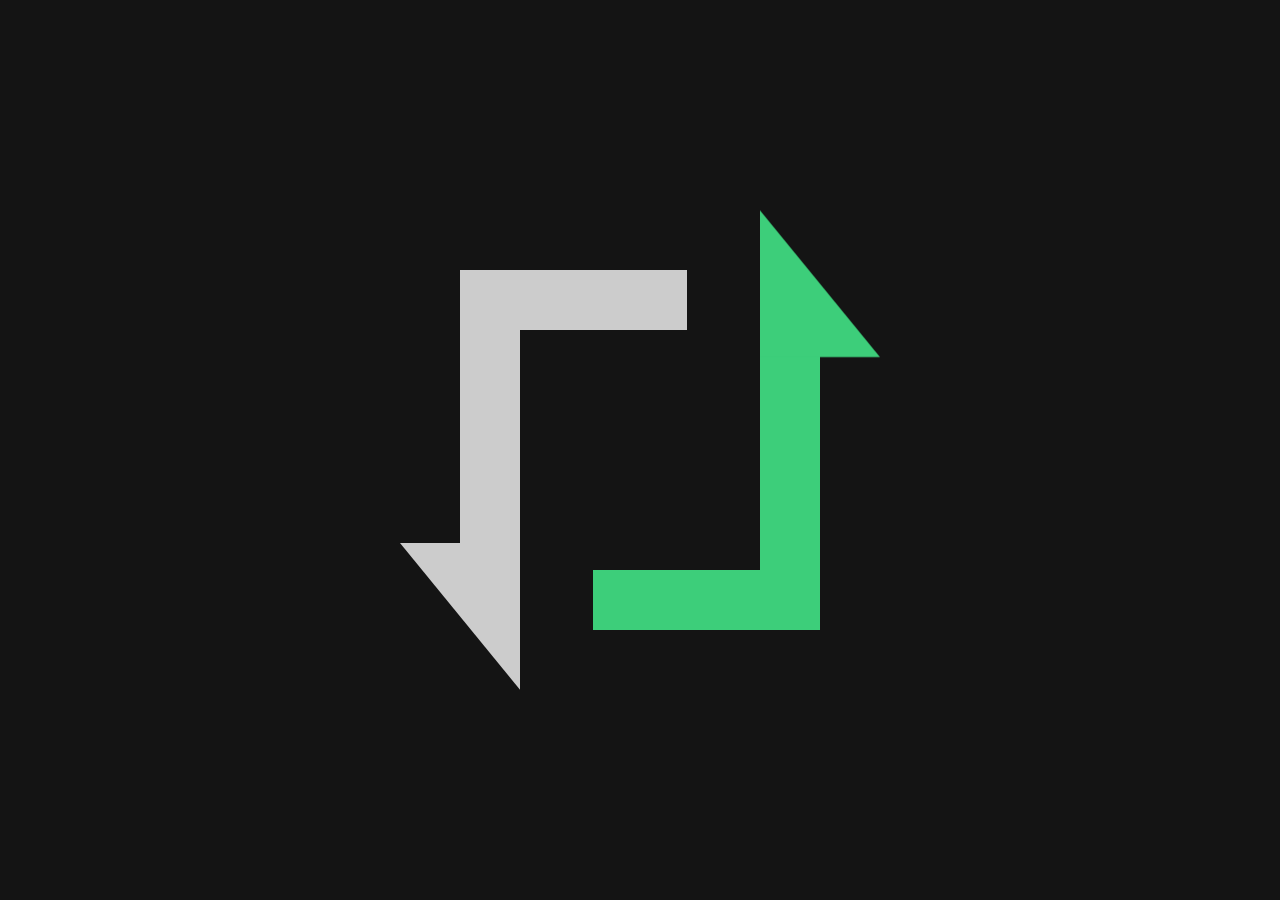
<file: runbench-site/index.html>
<!DOCTYPE html>
<html lang="en">
<head>
  <meta charset="utf-8">
  <meta name="viewport" content="width=device-width, initial-scale=1">
  <title>RUNBENCH</title>
  <link rel="icon" href="favicon.png">
  <link rel="stylesheet" href="styles.css">
  <script>
    var nav = performance.getEntriesByType("navigation")[0];
    var fromSite = false;
    try {
      if (document.referrer) fromSite = new URL(document.referrer).origin === location.origin;
    } catch (e) {}
    var replay = nav && nav.type === "reload";
    if (matchMedia("(prefers-reduced-motion: reduce)").matches || (fromSite && !replay))
      document.documentElement.classList.add("done");
    else
      document.documentElement.classList.add("run");
  </script>
</head>
<body>
  <div class="frame" aria-hidden="true"></div>
  <main class="page">
    <div class="rise">
      <img class="mark" src="icon.png" alt="" width="48" height="48">
      <div class="title">
        <h1>RUNBENCH</h1>
        <span class="version">beta · 1.1.2<span id="count" hidden></span></span>
      </div>
      <p class="summary">A desktop workbench for image and video prompts, on the tools/APIs you already use.</p>
      <p class="summary">Context-aware AI, staged iterations, agentic live ComfyUI graph writes, and automatic file ingest.</p>
      <div class="downloads">
        <a class="button" href="https://pub-0173c5462c854dfa8aa24def4989bbf0.r2.dev/RUNBENCH-1.1.2-arm64.dmg">Download for Mac</a>
        <div>
          <a class="button" href="https://pub-0173c5462c854dfa8aa24def4989bbf0.r2.dev/RUNBENCH%20Setup%201.1.2.exe">Download for Windows</a>
          <p class="note">SmartScreen may warn. Choose “More info”, then “Run anyway”. On a new Windows 11 PC, Smart App Control can block this installer until it is signed in a later build.</p>
        </div>
      </div>
      <footer>
        <a href="privacy.html">Privacy</a>
        <a href="terms.html">Terms</a>
      </footer>
    </div>
  </main>
  <div class="veil" id="veil" aria-hidden="true"></div>
  <div id="gh" class="shaft"></div>
  <div id="gv" class="shaft"></div>
  <svg id="ghead" class="head" aria-hidden="true"></svg>
  <div id="yh" class="shaft"></div>
  <div id="yv" class="shaft"></div>
  <svg id="yhead" class="head" aria-hidden="true"></svg>
  <script>
    function countReady(response) {
      var row = response && response.table && response.table.rows && response.table.rows[0];
      var cell = row && row.c && row.c[0];
      var n = cell ? Number(String(cell.v).replace(/,/g, "")) : NaN;
      if (!Number.isInteger(n) || n < 0) return;
      var count = document.getElementById("count");
      count.textContent = " · " + n + (n === 1 ? " install" : " installs");
      count.hidden = false;
    }
  </script>
  <script async src="https://docs.google.com/spreadsheets/d/1XzfQ-wyReubF66PrqsTTUqbP1rgZRAtqzdyE8RUJEmQ/gviz/tq?tqx=out:json;responseHandler:countReady&range=A1"></script>
  <script>
    var root = document.documentElement;
    var veil = document.getElementById("veil");
    var frameEl = document.querySelector(".frame");
    var rise = document.querySelector(".rise");
    var gh = document.getElementById("gh");
    var gv = document.getElementById("gv");
    var ghead = document.getElementById("ghead");
    var yh = document.getElementById("yh");
    var yv = document.getElementById("yv");
    var yhead = document.getElementById("yhead");
    var raf = 0;
    var playing = false;
    var started = 0;

    var SPEED = 2000;
    var HOLD = 0.5;
    var FADE = 0.125;

    function unit(a, b) {
      var x = b.x - a.x;
      var y = b.y - a.y;
      if (Math.abs(y) <= Math.abs(x)) return { x: x < 0 ? -1 : 1, y: 0, len: Math.abs(x) };
      return { x: 0, y: y < 0 ? -1 : 1, len: Math.abs(y) };
    }

    function leftNormal(d) {
      return { x: d.y, y: -d.x };
    }

    function metrics() {
      var dpr = window.devicePixelRatio || 1;
      var vw = innerWidth;
      var vh = innerHeight;
      var raw = Math.min(Math.min(vw, vh) * 0.52, 480);
      var barDev = Math.max(2, Math.round(raw / 8 * dpr));
      if (barDev % 2) barDev += 1;
      var bar = barDev / dpr;
      var w = bar / 2;
      var k = w / 45;
      var snap = function (v) { return Math.round(v * dpr) / dpr; };
      var pt = function (x, y) {
        return {
          x: snap((vw - bar * 8) / 2 + x * k),
          y: snap((vh - bar * 8) / 2 + y * k)
        };
      };
      return { vw: vw, vh: vh, dpr: dpr, bar: bar, w: w, k: k, snap: snap, pt: pt };
    }

    function arrowGeom(kind, m) {
      var corner;
      var p0;
      var p2;
      var head;
      var forward;
      var along = m.snap(295 * m.k);
      var across = m.snap(365 * m.k);
      var lead = m.snap(220 * m.k);
      var margin = m.bar;
      var body = along + across;
      var start = body + margin;
      var exitPast;

      if (kind === "green") {
        corner = m.pt(585, 585);
        exitPast = m.snap(corner.y + margin);
        p0 = { x: m.snap(-margin - lead - start), y: corner.y };
        p2 = { x: corner.x, y: m.snap(corner.y - (body + exitPast)) };
        head = [[-45, -220], [135, 0], [45, 0], [-45, 0]];
        forward = { x: 0, y: -1 };
      } else {
        corner = m.pt(135, 135);
        exitPast = m.snap(m.vh - corner.y + margin);
        p0 = { x: m.snap(m.vw + margin + lead + start), y: corner.y };
        p2 = { x: corner.x, y: m.snap(corner.y + body + exitPast) };
        head = [[45, 220], [-135, 0], [-45, 0], [45, 0]];
        forward = { x: 0, y: 1 };
      }

      var d1 = unit(p0, corner);
      var d2 = unit(corner, p2);
      return {
        p0: p0,
        p1: corner,
        p2: p2,
        d1: d1,
        d2: d2,
        n1: leftNormal(d1),
        n2: leftNormal(d2),
        H: d1.len,
        body: body,
        past: across,
        w: m.w,
        k: m.k,
        snap: m.snap,
        start: start,
        end: d1.len + body + exitPast,
        head: head,
        forward: forward
      };
    }

    var built = "";

    function buildHead(el, spec) {
      el.setAttribute("viewBox", "0 0 " + spec.vbW + " " + spec.vbH);
      el.setAttribute("width", spec.vbW);
      el.setAttribute("height", spec.vbH);
      el.style.width = spec.vbW + "px";
      el.style.height = spec.vbH + "px";
      el.style.transformOrigin = spec.ox + "px " + spec.oy + "px";
      el.innerHTML = "<polygon points=\"" + spec.points + "\" fill=\"" + spec.color + "\"/>";
      el._ox = spec.ox;
      el._oy = spec.oy;
    }

    function ensure(m, body) {
      var maxLen = Math.ceil(body + m.bar);
      var key = maxLen + ":" + m.bar;
      if (key === built) return;
      built = key;
      var shafts = [gh, gv, yh, yv];
      for (var i = 0; i < shafts.length; i++) {
        var el = shafts[i];
        el._max = maxLen;
        if (el === gv || el === yv) {
          el.style.width = m.bar + "px";
          el.style.height = maxLen + "px";
        } else {
          el.style.width = maxLen + "px";
          el.style.height = m.bar + "px";
        }
      }
      var w = m.w;
      var lead = 220 * m.k;
      buildHead(ghead, {
        vbW: 4 * w,
        vbH: lead,
        ox: w,
        oy: lead,
        color: "#3dce7a",
        points: "0,0 " + (4 * w) + "," + lead + " " + (2 * w) + "," + lead + " 0," + lead
      });
      buildHead(yhead, {
        vbW: 4 * w,
        vbH: lead,
        ox: 3 * w,
        oy: 0,
        color: "#cccccc",
        points: (4 * w) + "," + lead + " 0,0 " + (2 * w) + ",0 " + (4 * w) + ",0"
      });
    }

    function shaft(el, x, y, len, axis) {
      if (len < 0.5) {
        if (el._on !== false) {
          el.style.opacity = "0";
          el._on = false;
        }
        return;
      }
      if (el._on !== true) {
        el.style.opacity = "1";
        el._on = true;
      }
      var scale = len / el._max;
      var next = axis === "x"
        ? "translate3d(" + x + "px," + y + "px,0) scaleX(" + scale + ")"
        : "translate3d(" + x + "px," + y + "px,0) scaleY(" + scale + ")";
      if (el._tf === next) return;
      el._tf = next;
      el.style.transform = next;
    }

    function placeArrow(hEl, vEl, headEl, p, c, hToward, vToward, m, body) {
      var w = m.w;
      var headX = c.x + hToward * p;
      var tailX = c.x + hToward * (p - body);
      var hLen = 0;
      var hX = 0;
      if (p <= 0) {
        var endX = headX + hToward * 2;
        hX = Math.min(tailX, endX);
        hLen = Math.abs(endX - tailX);
      } else if (p < body) {
        var junction = c.x - hToward * w + hToward;
        if ((hToward > 0 && tailX < junction) || (hToward < 0 && tailX > junction)) {
          hX = Math.min(tailX, junction);
          hLen = Math.abs(junction - tailX);
        }
      }
      shaft(hEl, hX, c.y - w, hLen, "x");

      var vLen = 0;
      var vY = 0;
      if (p > 0 && p < body) {
        var headY = c.y + vToward * p + vToward * 2;
        var outerY = c.y - vToward * w;
        vY = Math.min(headY, outerY);
        vLen = Math.abs(headY - outerY);
      } else if (p >= body) {
        var top = c.y + vToward * p + vToward * 2;
        var bot = c.y + vToward * (p - body);
        vY = Math.min(top, bot);
        vLen = Math.abs(top - bot);
      }
      shaft(vEl, c.x - w, vY, vLen, "y");

      var bx = p <= 0 ? headX : c.x;
      var by = p <= 0 ? c.y : c.y + vToward * p;
      var angle = p <= 0 ? 90 : 0;
      if (headEl._on !== true) {
        headEl.style.opacity = "1";
        headEl._on = true;
      }
      var next = "translate3d(" + (bx - headEl._ox) + "px," + (by - headEl._oy) + "px,0) rotate(" + angle + "deg)";
      if (headEl._tf === next) return;
      headEl._tf = next;
      headEl.style.transform = next;
    }

    function planFor(g) {
      var v = SPEED;
      var brake = 110;
      var accelDist = 170;
      var start = g.start;
      var logo = g.H + g.past;
      var end = g.end;
      if (logo - start < accelDist + brake + 40) {
        accelDist = (logo - start) * 0.22;
        brake = (logo - start) * 0.16;
      }
      var accelTime = (2 * accelDist) / v;
      var cruiseDist = (logo - brake) - (start + accelDist);
      var cruiseTime = cruiseDist / v;
      var brakeTime = (2 * brake) / v;
      var launch = 48;
      var launchTime = (2 * launch) / v;
      var exitDist = end - (logo + launch);
      var exitTime = exitDist / v;
      var marks = [];
      var t = 0;
      marks.push({ t: t, d: start, ease: "in" });
      t += accelTime;
      marks.push({ t: t, d: start + accelDist, ease: "linear" });
      t += cruiseTime;
      marks.push({ t: t, d: logo - brake, ease: "out" });
      t += brakeTime;
      marks.push({ t: t, d: logo, ease: "linear" });
      t += HOLD;
      marks.push({ t: t, d: logo, ease: "in" });
      t += launchTime;
      marks.push({ t: t, d: logo + launch, ease: "linear" });
      t += exitTime;
      marks.push({ t: t, d: end, ease: "linear" });
      return { marks: marks, total: t };
    }

    function ease(kind, u) {
      if (kind === "in") return u * u;
      if (kind === "out") return 1 - (1 - u) * (1 - u);
      return u;
    }

    function headAt(plan, time) {
      var marks = plan.marks;
      if (time <= 0) return marks[0].d;
      if (time >= plan.total) return marks[marks.length - 1].d;
      for (var i = 1; i < marks.length; i++) {
        if (time <= marks[i].t) {
          var a = marks[i - 1];
          var b = marks[i];
          var span = b.t - a.t || 1;
          var u = ease(a.ease, (time - a.t) / span);
          return a.d + (b.d - a.d) * u;
        }
      }
      return marks[marks.length - 1].d;
    }

    function revealOf(g, headDist) {
      var straight = g.H + g.body;
      var span = g.end - straight;
      var begin = straight + span * 0.42;
      var t = (headDist - begin) / (SPEED * FADE);
      if (t <= 0) return 0;
      if (t >= 1) return 1;
      return t;
    }

    var shown = -1;
    var sceneKey = "";
    var scene = null;

    function applyReveal(u) {
      var v = Math.round(u * 1000) / 1000;
      if (v === shown) return;
      shown = v;
      veil.style.opacity = String(1 - v);
      frameEl.style.opacity = String(v);
      rise.style.opacity = String(v);
    }

    function currentScene() {
      var dpr = window.devicePixelRatio || 1;
      var key = innerWidth + "x" + innerHeight + "@" + dpr;
      if (scene && sceneKey === key) return scene;
      var m = metrics();
      var green = arrowGeom("green", m);
      var gray = arrowGeom("gray", m);
      ensure(m, green.body);
      sceneKey = key;
      scene = { m: m, green: green, gray: gray, plan: planFor(green) };
      return scene;
    }

    function drawAt(time) {
      var s = currentScene();
      var dist = headAt(s.plan, time);
      placeArrow(gh, gv, ghead, dist - s.green.H, s.m.pt(585, 585), 1, -1, s.m, s.green.body);
      placeArrow(yh, yv, yhead, dist - s.gray.H, s.m.pt(135, 135), -1, 1, s.m, s.gray.body);
      applyReveal(revealOf(s.green, dist));
      return s.plan;
    }

    function tick(now) {
      if (!playing) return;
      var plan = drawAt((now - started) / 1000);
      if ((now - started) / 1000 >= plan.total) finish();
      else raf = requestAnimationFrame(tick);
    }

    function clearReveal() {
      veil.style.opacity = "";
      frameEl.style.opacity = "";
      rise.style.opacity = "";
    }

    function finish() {
      playing = false;
      cancelAnimationFrame(raf);
      root.classList.add("done");
      clearReveal();
    }

    function play() {
      cancelAnimationFrame(raf);
      playing = true;
      root.classList.remove("done");
      root.classList.add("run");
      started = performance.now();
      shown = -1;
      drawAt(0);
      raf = requestAnimationFrame(tick);
    }

    veil.addEventListener("pointerdown", function () {
      if (!root.classList.contains("done")) finish();
    });

    window.addEventListener("keydown", function (event) {
      if (root.classList.contains("done")) return;
      if (event.key === "Escape" || event.key === "Enter" || event.key === " ") {
        if (event.key === " ") event.preventDefault();
        finish();
      }
    });

    if (root.classList.contains("run")) play();
  </script>
</body>
</html>
</file>
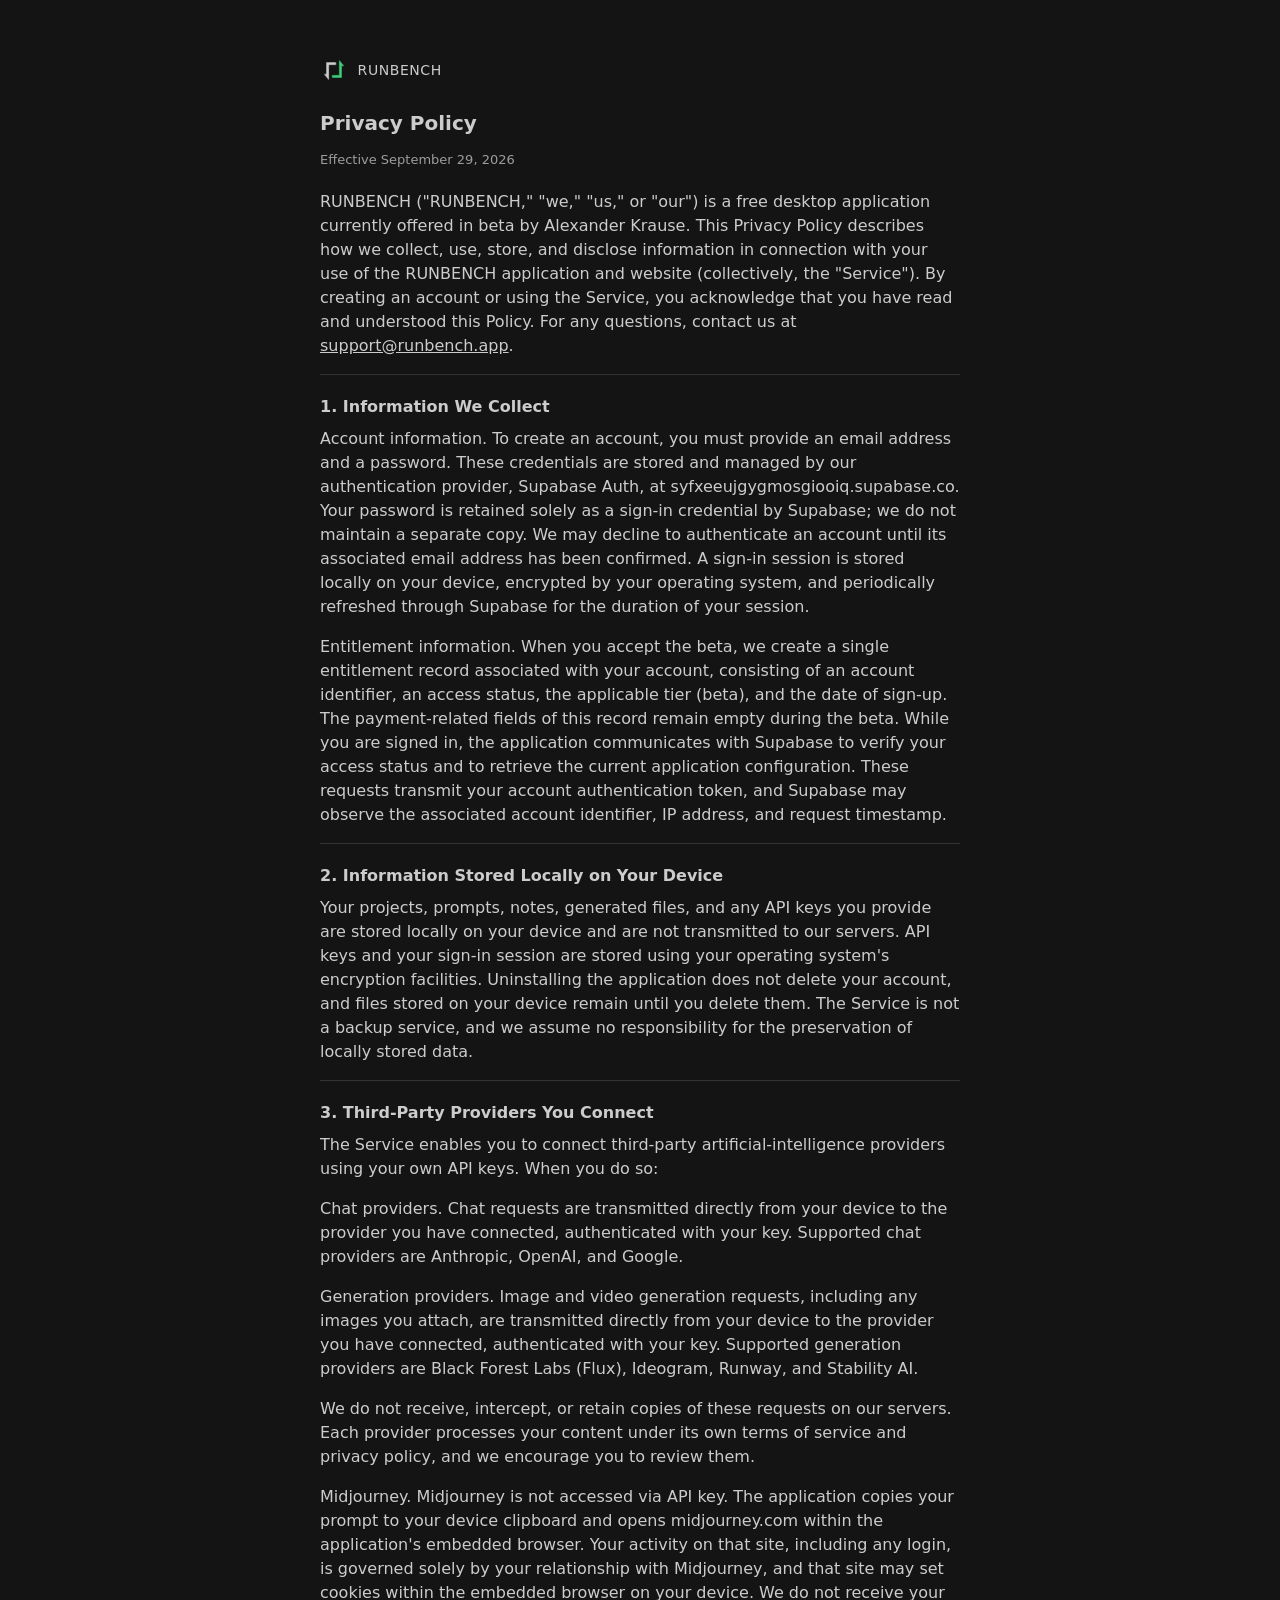
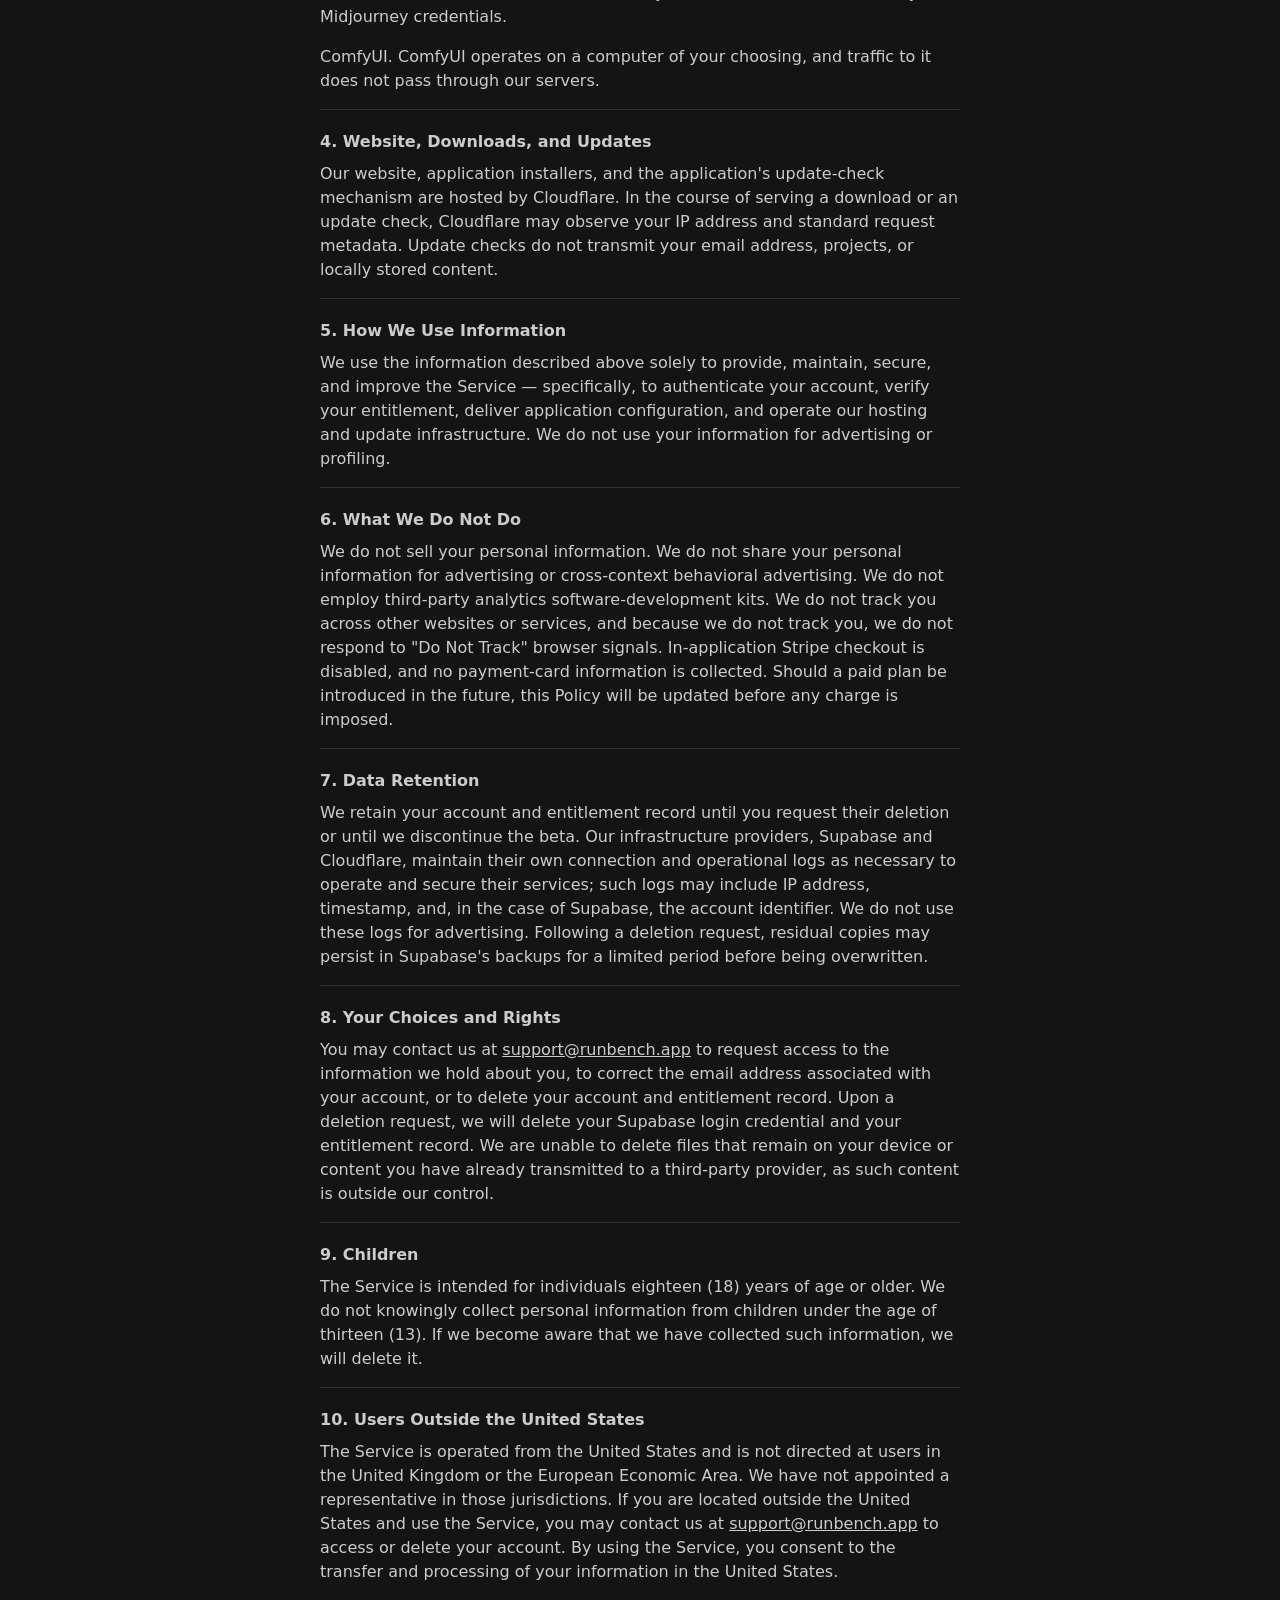
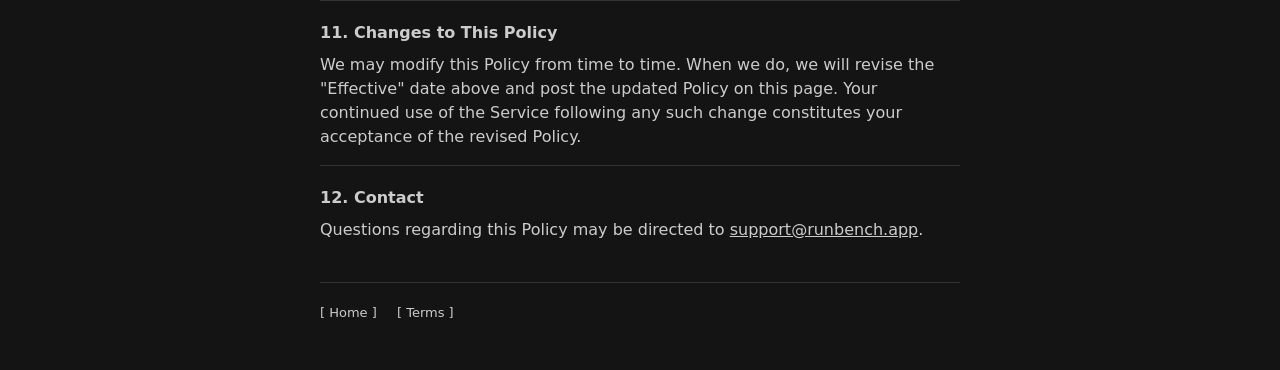
<file: runbench-site/privacy.html>
<!DOCTYPE html>
<html lang="en">
<head>
  <meta charset="utf-8">
  <meta name="viewport" content="width=device-width, initial-scale=1">
  <title>Privacy Policy — RUNBENCH</title>
  <link rel="icon" href="favicon.png">
  <link rel="stylesheet" href="styles.css">
</head>
<body>
  <main class="page doc">
    <a class="home" href="index.html">
      <img class="mark" src="icon.png" alt="" width="28" height="28">
      RUNBENCH
    </a>
    <h1>Privacy Policy</h1>
    <p class="effective">Effective September 29, 2026</p>
    <p>RUNBENCH ("RUNBENCH," "we," "us," or "our") is a free desktop application currently offered in beta by Alexander Krause. This Privacy Policy describes how we collect, use, store, and disclose information in connection with your use of the RUNBENCH application and website (collectively, the "Service"). By creating an account or using the Service, you acknowledge that you have read and understood this Policy. For any questions, contact us at <a href="mailto:support@runbench.app">support@runbench.app</a>.</p>
    <h2>1. Information We Collect</h2>
    <p>Account information. To create an account, you must provide an email address and a password. These credentials are stored and managed by our authentication provider, Supabase Auth, at syfxeeujgygmosgiooiq.supabase.co. Your password is retained solely as a sign-in credential by Supabase; we do not maintain a separate copy. We may decline to authenticate an account until its associated email address has been confirmed. A sign-in session is stored locally on your device, encrypted by your operating system, and periodically refreshed through Supabase for the duration of your session.</p>
    <p>Entitlement information. When you accept the beta, we create a single entitlement record associated with your account, consisting of an account identifier, an access status, the applicable tier (beta), and the date of sign-up. The payment-related fields of this record remain empty during the beta. While you are signed in, the application communicates with Supabase to verify your access status and to retrieve the current application configuration. These requests transmit your account authentication token, and Supabase may observe the associated account identifier, IP address, and request timestamp.</p>
    <h2>2. Information Stored Locally on Your Device</h2>
    <p>Your projects, prompts, notes, generated files, and any API keys you provide are stored locally on your device and are not transmitted to our servers. API keys and your sign-in session are stored using your operating system's encryption facilities. Uninstalling the application does not delete your account, and files stored on your device remain until you delete them. The Service is not a backup service, and we assume no responsibility for the preservation of locally stored data.</p>
    <h2>3. Third-Party Providers You Connect</h2>
    <p>The Service enables you to connect third-party artificial-intelligence providers using your own API keys. When you do so:</p>
    <p>Chat providers. Chat requests are transmitted directly from your device to the provider you have connected, authenticated with your key. Supported chat providers are Anthropic, OpenAI, and Google.</p>
    <p>Generation providers. Image and video generation requests, including any images you attach, are transmitted directly from your device to the provider you have connected, authenticated with your key. Supported generation providers are Black Forest Labs (Flux), Ideogram, Runway, and Stability AI.</p>
    <p>We do not receive, intercept, or retain copies of these requests on our servers. Each provider processes your content under its own terms of service and privacy policy, and we encourage you to review them.</p>
    <p>Midjourney. Midjourney is not accessed via API key. The application copies your prompt to your device clipboard and opens midjourney.com within the application's embedded browser. Your activity on that site, including any login, is governed solely by your relationship with Midjourney, and that site may set cookies within the embedded browser on your device. We do not receive your Midjourney credentials.</p>
    <p>ComfyUI. ComfyUI operates on a computer of your choosing, and traffic to it does not pass through our servers.</p>
    <h2>4. Website, Downloads, and Updates</h2>
    <p>Our website, application installers, and the application's update-check mechanism are hosted by Cloudflare. In the course of serving a download or an update check, Cloudflare may observe your IP address and standard request metadata. Update checks do not transmit your email address, projects, or locally stored content.</p>
    <h2>5. How We Use Information</h2>
    <p>We use the information described above solely to provide, maintain, secure, and improve the Service — specifically, to authenticate your account, verify your entitlement, deliver application configuration, and operate our hosting and update infrastructure. We do not use your information for advertising or profiling.</p>
    <h2>6. What We Do Not Do</h2>
    <p>We do not sell your personal information. We do not share your personal information for advertising or cross-context behavioral advertising. We do not employ third-party analytics software-development kits. We do not track you across other websites or services, and because we do not track you, we do not respond to "Do Not Track" browser signals. In-application Stripe checkout is disabled, and no payment-card information is collected. Should a paid plan be introduced in the future, this Policy will be updated before any charge is imposed.</p>
    <h2>7. Data Retention</h2>
    <p>We retain your account and entitlement record until you request their deletion or until we discontinue the beta. Our infrastructure providers, Supabase and Cloudflare, maintain their own connection and operational logs as necessary to operate and secure their services; such logs may include IP address, timestamp, and, in the case of Supabase, the account identifier. We do not use these logs for advertising. Following a deletion request, residual copies may persist in Supabase's backups for a limited period before being overwritten.</p>
    <h2>8. Your Choices and Rights</h2>
    <p>You may contact us at <a href="mailto:support@runbench.app">support@runbench.app</a> to request access to the information we hold about you, to correct the email address associated with your account, or to delete your account and entitlement record. Upon a deletion request, we will delete your Supabase login credential and your entitlement record. We are unable to delete files that remain on your device or content you have already transmitted to a third-party provider, as such content is outside our control.</p>
    <h2>9. Children</h2>
    <p>The Service is intended for individuals eighteen (18) years of age or older. We do not knowingly collect personal information from children under the age of thirteen (13). If we become aware that we have collected such information, we will delete it.</p>
    <h2>10. Users Outside the United States</h2>
    <p>The Service is operated from the United States and is not directed at users in the United Kingdom or the European Economic Area. We have not appointed a representative in those jurisdictions. If you are located outside the United States and use the Service, you may contact us at <a href="mailto:support@runbench.app">support@runbench.app</a> to access or delete your account. By using the Service, you consent to the transfer and processing of your information in the United States.</p>
    <h2>11. Changes to This Policy</h2>
    <p>We may modify this Policy from time to time. When we do, we will revise the "Effective" date above and post the updated Policy on this page. Your continued use of the Service following any such change constitutes your acceptance of the revised Policy.</p>
    <h2>12. Contact</h2>
    <p>Questions regarding this Policy may be directed to <a href="mailto:support@runbench.app">support@runbench.app</a>.</p>
    <footer>
      <a href="index.html">Home</a>
      <a href="terms.html">Terms</a>
    </footer>
  </main>
</body>
</html>
</file>
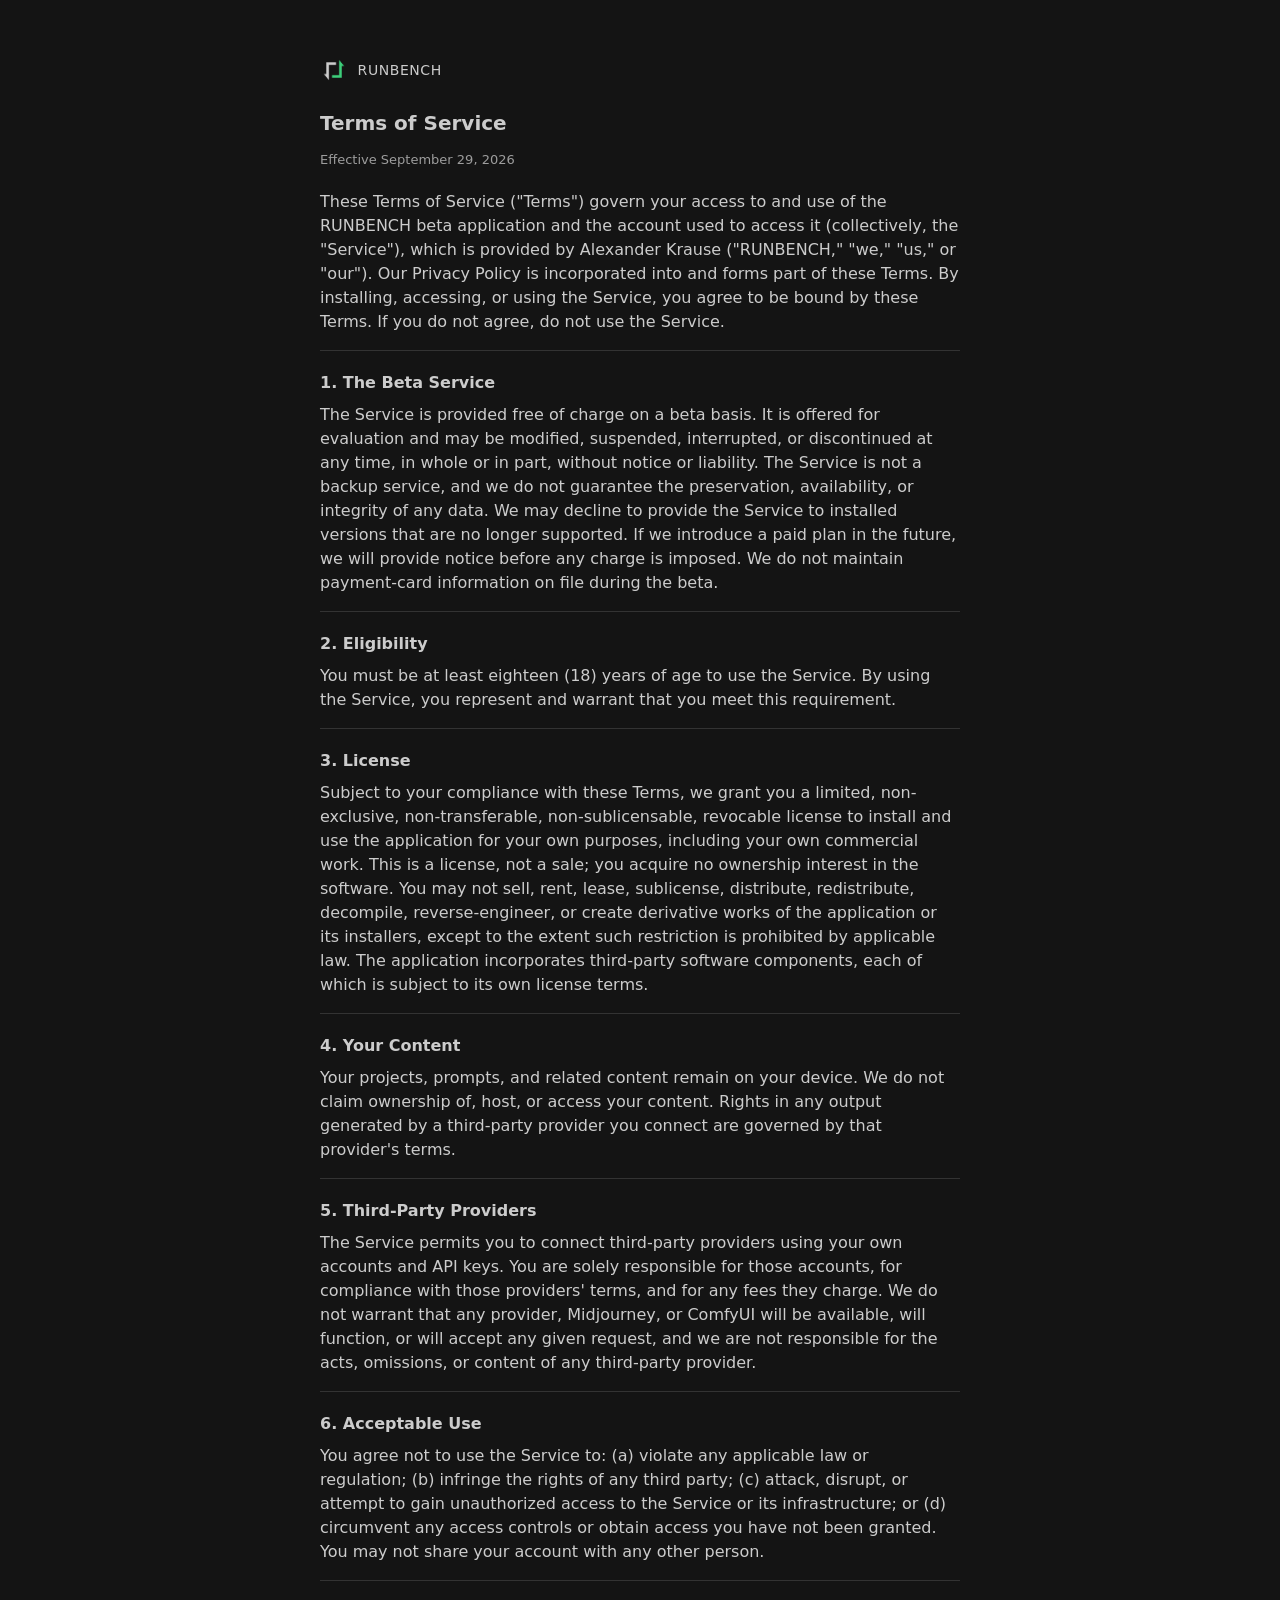
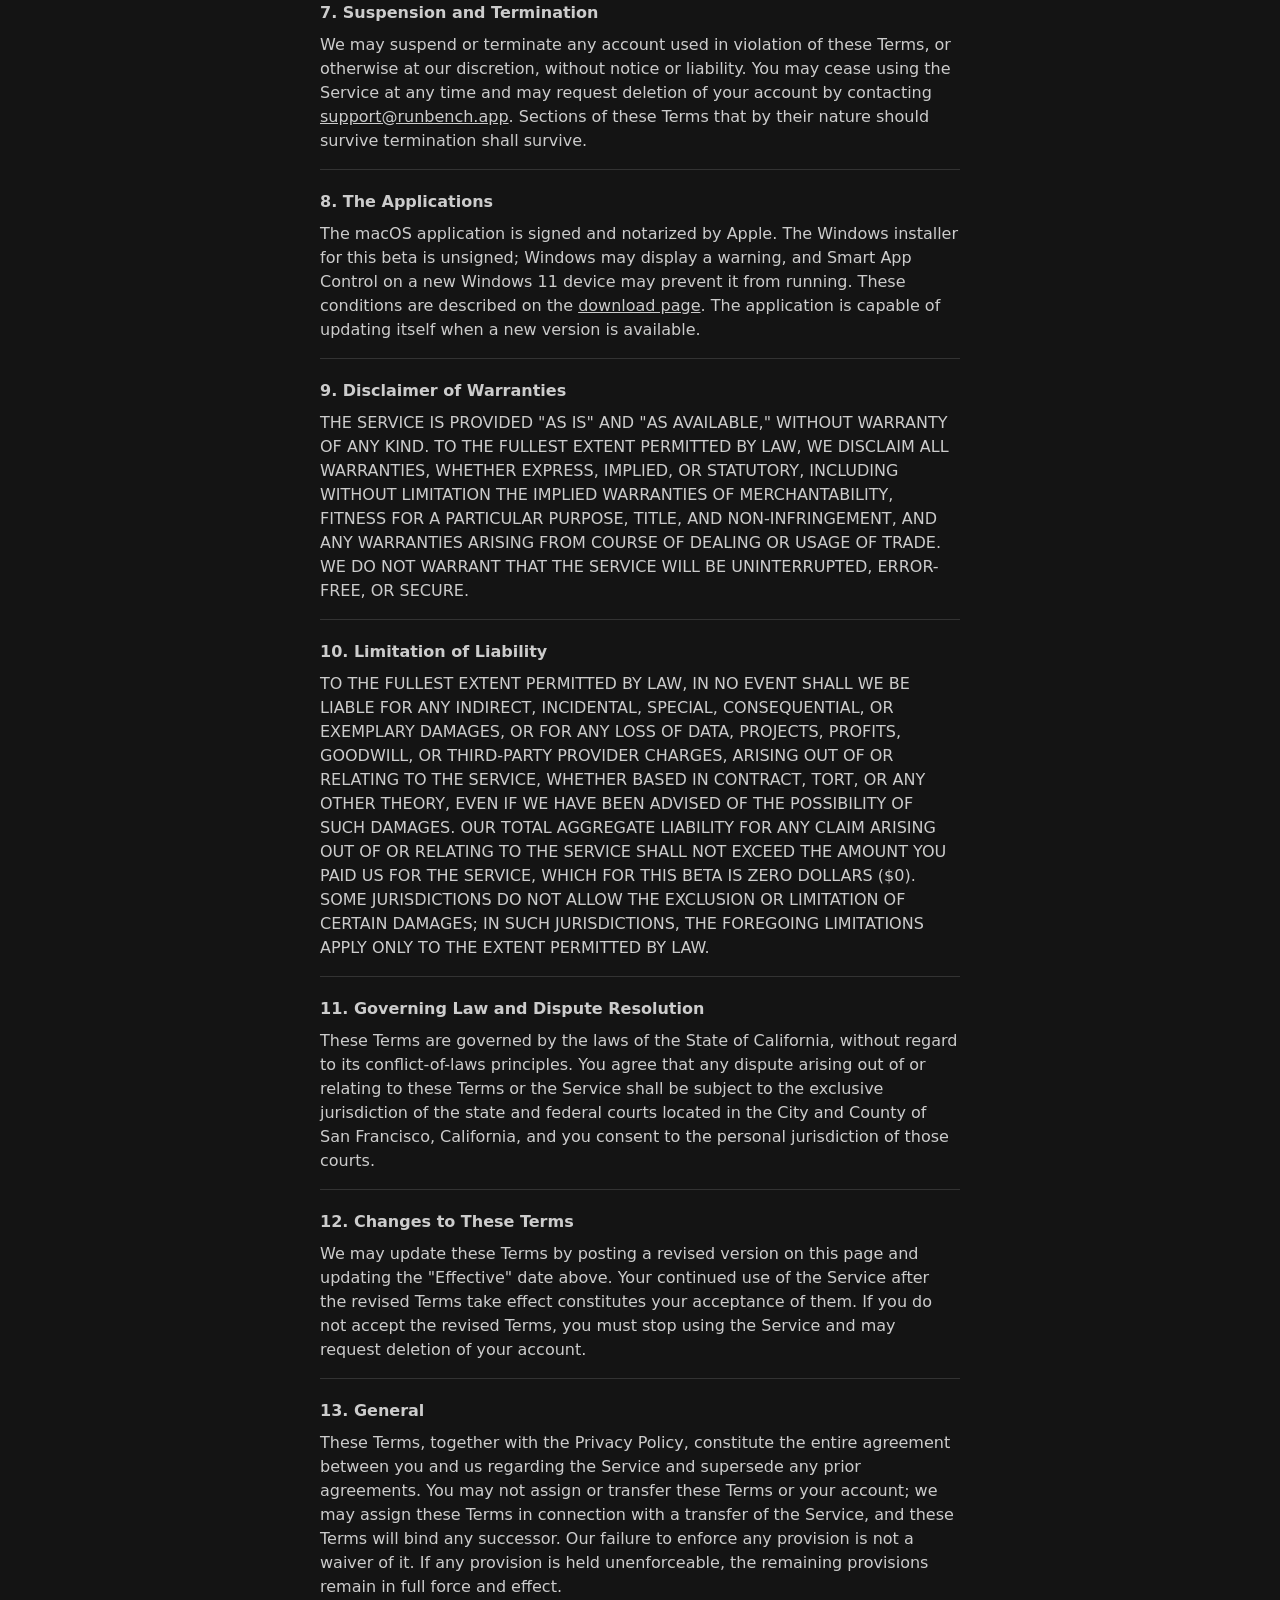
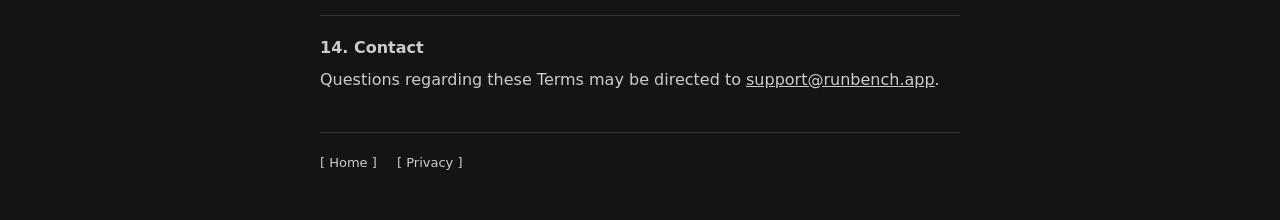
<file: runbench-site/terms.html>
<!DOCTYPE html>
<html lang="en">
<head>
  <meta charset="utf-8">
  <meta name="viewport" content="width=device-width, initial-scale=1">
  <title>Terms of Service — RUNBENCH</title>
  <link rel="icon" href="favicon.png">
  <link rel="stylesheet" href="styles.css">
</head>
<body>
  <main class="page doc">
    <a class="home" href="index.html">
      <img class="mark" src="icon.png" alt="" width="28" height="28">
      RUNBENCH
    </a>
    <h1>Terms of Service</h1>
    <p class="effective">Effective September 29, 2026</p>
    <p>These Terms of Service ("Terms") govern your access to and use of the RUNBENCH beta application and the account used to access it (collectively, the "Service"), which is provided by Alexander Krause ("RUNBENCH," "we," "us," or "our"). Our Privacy Policy is incorporated into and forms part of these Terms. By installing, accessing, or using the Service, you agree to be bound by these Terms. If you do not agree, do not use the Service.</p>
    <h2>1. The Beta Service</h2>
    <p>The Service is provided free of charge on a beta basis. It is offered for evaluation and may be modified, suspended, interrupted, or discontinued at any time, in whole or in part, without notice or liability. The Service is not a backup service, and we do not guarantee the preservation, availability, or integrity of any data. We may decline to provide the Service to installed versions that are no longer supported. If we introduce a paid plan in the future, we will provide notice before any charge is imposed. We do not maintain payment-card information on file during the beta.</p>
    <h2>2. Eligibility</h2>
    <p>You must be at least eighteen (18) years of age to use the Service. By using the Service, you represent and warrant that you meet this requirement.</p>
    <h2>3. License</h2>
    <p>Subject to your compliance with these Terms, we grant you a limited, non-exclusive, non-transferable, non-sublicensable, revocable license to install and use the application for your own purposes, including your own commercial work. This is a license, not a sale; you acquire no ownership interest in the software. You may not sell, rent, lease, sublicense, distribute, redistribute, decompile, reverse-engineer, or create derivative works of the application or its installers, except to the extent such restriction is prohibited by applicable law. The application incorporates third-party software components, each of which is subject to its own license terms.</p>
    <h2>4. Your Content</h2>
    <p>Your projects, prompts, and related content remain on your device. We do not claim ownership of, host, or access your content. Rights in any output generated by a third-party provider you connect are governed by that provider's terms.</p>
    <h2>5. Third-Party Providers</h2>
    <p>The Service permits you to connect third-party providers using your own accounts and API keys. You are solely responsible for those accounts, for compliance with those providers' terms, and for any fees they charge. We do not warrant that any provider, Midjourney, or ComfyUI will be available, will function, or will accept any given request, and we are not responsible for the acts, omissions, or content of any third-party provider.</p>
    <h2>6. Acceptable Use</h2>
    <p>You agree not to use the Service to: (a) violate any applicable law or regulation; (b) infringe the rights of any third party; (c) attack, disrupt, or attempt to gain unauthorized access to the Service or its infrastructure; or (d) circumvent any access controls or obtain access you have not been granted. You may not share your account with any other person.</p>
    <h2>7. Suspension and Termination</h2>
    <p>We may suspend or terminate any account used in violation of these Terms, or otherwise at our discretion, without notice or liability. You may cease using the Service at any time and may request deletion of your account by contacting <a href="mailto:support@runbench.app">support@runbench.app</a>. Sections of these Terms that by their nature should survive termination shall survive.</p>
    <h2>8. The Applications</h2>
    <p>The macOS application is signed and notarized by Apple. The Windows installer for this beta is unsigned; Windows may display a warning, and Smart App Control on a new Windows 11 device may prevent it from running. These conditions are described on the <a href="index.html">download page</a>. The application is capable of updating itself when a new version is available.</p>
    <h2>9. Disclaimer of Warranties</h2>
    <p>THE SERVICE IS PROVIDED "AS IS" AND "AS AVAILABLE," WITHOUT WARRANTY OF ANY KIND. TO THE FULLEST EXTENT PERMITTED BY LAW, WE DISCLAIM ALL WARRANTIES, WHETHER EXPRESS, IMPLIED, OR STATUTORY, INCLUDING WITHOUT LIMITATION THE IMPLIED WARRANTIES OF MERCHANTABILITY, FITNESS FOR A PARTICULAR PURPOSE, TITLE, AND NON-INFRINGEMENT, AND ANY WARRANTIES ARISING FROM COURSE OF DEALING OR USAGE OF TRADE. WE DO NOT WARRANT THAT THE SERVICE WILL BE UNINTERRUPTED, ERROR-FREE, OR SECURE.</p>
    <h2>10. Limitation of Liability</h2>
    <p>TO THE FULLEST EXTENT PERMITTED BY LAW, IN NO EVENT SHALL WE BE LIABLE FOR ANY INDIRECT, INCIDENTAL, SPECIAL, CONSEQUENTIAL, OR EXEMPLARY DAMAGES, OR FOR ANY LOSS OF DATA, PROJECTS, PROFITS, GOODWILL, OR THIRD-PARTY PROVIDER CHARGES, ARISING OUT OF OR RELATING TO THE SERVICE, WHETHER BASED IN CONTRACT, TORT, OR ANY OTHER THEORY, EVEN IF WE HAVE BEEN ADVISED OF THE POSSIBILITY OF SUCH DAMAGES. OUR TOTAL AGGREGATE LIABILITY FOR ANY CLAIM ARISING OUT OF OR RELATING TO THE SERVICE SHALL NOT EXCEED THE AMOUNT YOU PAID US FOR THE SERVICE, WHICH FOR THIS BETA IS ZERO DOLLARS ($0). SOME JURISDICTIONS DO NOT ALLOW THE EXCLUSION OR LIMITATION OF CERTAIN DAMAGES; IN SUCH JURISDICTIONS, THE FOREGOING LIMITATIONS APPLY ONLY TO THE EXTENT PERMITTED BY LAW.</p>
    <h2>11. Governing Law and Dispute Resolution</h2>
    <p>These Terms are governed by the laws of the State of California, without regard to its conflict-of-laws principles. You agree that any dispute arising out of or relating to these Terms or the Service shall be subject to the exclusive jurisdiction of the state and federal courts located in the City and County of San Francisco, California, and you consent to the personal jurisdiction of those courts.</p>
    <h2>12. Changes to These Terms</h2>
    <p>We may update these Terms by posting a revised version on this page and updating the "Effective" date above. Your continued use of the Service after the revised Terms take effect constitutes your acceptance of them. If you do not accept the revised Terms, you must stop using the Service and may request deletion of your account.</p>
    <h2>13. General</h2>
    <p>These Terms, together with the Privacy Policy, constitute the entire agreement between you and us regarding the Service and supersede any prior agreements. You may not assign or transfer these Terms or your account; we may assign these Terms in connection with a transfer of the Service, and these Terms will bind any successor. Our failure to enforce any provision is not a waiver of it. If any provision is held unenforceable, the remaining provisions remain in full force and effect.</p>
    <h2>14. Contact</h2>
    <p>Questions regarding these Terms may be directed to <a href="mailto:support@runbench.app">support@runbench.app</a>.</p>
    <footer>
      <a href="index.html">Home</a>
      <a href="privacy.html">Privacy</a>
    </footer>
  </main>
</body>
</html>
</file>
<file: runbench-site/styles.css>
:root {
  color-scheme: dark;
  background: #141414;
  color: #cccccc;
}

* {
  box-sizing: border-box;
}

body {
  margin: 0;
  background: #141414;
  color: #cccccc;
  font: 16px/1.5 ui-sans-serif, system-ui, -apple-system, "Segoe UI", sans-serif;
}

a:focus-visible {
  outline: 1px solid #A9F6BE;
  outline-offset: 2px;
}

body:has(.page:not(.doc))::before {
  content: "";
  position: fixed;
  z-index: 2;
  inset: clamp(0.85rem, 2.2vw, 1.35rem);
  pointer-events: none;
  background:
    linear-gradient(#333333, #333333) left top / clamp(2.25rem, 7vw, 4.5rem) 1px no-repeat,
    linear-gradient(#333333, #333333) left top / 1px clamp(2.25rem, 7vw, 4.5rem) no-repeat,
    linear-gradient(#333333, #333333) right top / clamp(2.25rem, 7vw, 4.5rem) 1px no-repeat,
    linear-gradient(#333333, #333333) right top / 1px clamp(2.25rem, 7vw, 4.5rem) no-repeat,
    linear-gradient(#333333, #333333) left bottom / clamp(2.25rem, 7vw, 4.5rem) 1px no-repeat,
    linear-gradient(#333333, #333333) left bottom / 1px clamp(2.25rem, 7vw, 4.5rem) no-repeat,
    linear-gradient(#333333, #333333) right bottom / clamp(2.25rem, 7vw, 4.5rem) 1px no-repeat,
    linear-gradient(#333333, #333333) right bottom / 1px clamp(2.25rem, 7vw, 4.5rem) no-repeat;
}

.page {
  width: min(28rem, calc(100% - 2.5rem));
  margin: 0 auto;
  padding: clamp(4.5rem, 12vh, 8rem) 0 3rem;
}

.mark {
  display: block;
  width: 48px;
  height: 48px;
}

.title {
  display: flex;
  align-items: baseline;
  gap: 0.65rem;
  margin: 0.85rem 0 0.75rem;
}

h1 {
  margin: 0.85rem 0 0.75rem;
  font-size: 1.5rem;
  font-weight: 650;
  letter-spacing: 0.04em;
}

.title h1 {
  margin: 0;
}

.version {
  color: #9d9d9d;
  font-size: 0.8125rem;
  letter-spacing: 0;
}

.summary {
  margin: 0 0 0.75rem;
}

.summary + .summary {
  margin-bottom: 1.75rem;
}

.downloads {
  display: flex;
  flex-direction: column;
  align-items: flex-start;
  gap: 1.25rem;
  margin: 0;
}

.downloads > div {
  align-self: stretch;
}

.button {
  display: inline-block;
  width: fit-content;
  padding: 0.7rem 0.85rem;
  border: 1px solid #333333;
  background: #1c1c1c;
  color: #cccccc;
  text-align: center;
  text-decoration: none;
  transition: border-color 120ms ease, background-color 120ms ease;
}

.button:hover,
.button:focus-visible {
  border-color: #5a5a5a;
  background: #222222;
}

.note {
  margin: 0.65rem 0 0;
  padding-left: 0.75rem;
  border-left: 1px solid #333333;
  color: #9d9d9d;
  font-size: 0.8125rem;
  line-height: 1.45;
}

.home {
  display: inline-flex;
  align-items: center;
  gap: 0.6rem;
  margin-bottom: 1.5rem;
  color: #cccccc;
  text-decoration: none;
  letter-spacing: 0.04em;
  font-size: 0.875rem;
}

.home .mark {
  width: 28px;
  height: 28px;
}

.page.doc {
  width: min(40rem, calc(100% - 2.5rem));
  padding-top: 3.5rem;
}

.doc h1 {
  margin-top: 0;
  letter-spacing: 0;
  font-size: 1.25rem;
}

.doc .effective {
  margin: 0 0 1.25rem;
  color: #9d9d9d;
  font-size: 0.8125rem;
}

.doc h2 {
  margin: 0.5rem 0 0.5rem;
  padding-top: 1.25rem;
  border-top: 1px solid #333333;
  font-size: 1rem;
  font-weight: 650;
  letter-spacing: 0;
}

.doc p {
  margin: 0 0 1rem;
}

.doc a {
  color: #cccccc;
}

footer {
  margin-top: 2.5rem;
  padding-top: 1.25rem;
  border-top: 1px solid #333333;
  color: #9d9d9d;
  font-size: 0.8125rem;
}

footer a {
  color: #cccccc;
  text-decoration: none;
}

footer a::before {
  content: "[ ";
}

footer a::after {
  content: " ]";
}

footer a:hover,
footer a:focus-visible {
  color: #cccccc;
}

footer a + a {
  margin-left: 1rem;
}

body:has(.frame)::before {
  content: none;
}

.frame {
  position: fixed;
  z-index: 2;
  inset: clamp(0.85rem, 2.2vw, 1.35rem);
  pointer-events: none;
  opacity: 0;
  background:
    linear-gradient(#333333, #333333) left top / clamp(2.25rem, 7vw, 4.5rem) 1px no-repeat,
    linear-gradient(#333333, #333333) left top / 1px clamp(2.25rem, 7vw, 4.5rem) no-repeat,
    linear-gradient(#333333, #333333) right top / clamp(2.25rem, 7vw, 4.5rem) 1px no-repeat,
    linear-gradient(#333333, #333333) right top / 1px clamp(2.25rem, 7vw, 4.5rem) no-repeat,
    linear-gradient(#333333, #333333) left bottom / clamp(2.25rem, 7vw, 4.5rem) 1px no-repeat,
    linear-gradient(#333333, #333333) left bottom / 1px clamp(2.25rem, 7vw, 4.5rem) no-repeat,
    linear-gradient(#333333, #333333) right bottom / clamp(2.25rem, 7vw, 4.5rem) 1px no-repeat,
    linear-gradient(#333333, #333333) right bottom / 1px clamp(2.25rem, 7vw, 4.5rem) no-repeat;
}

.rise { opacity: 1; }

.veil {
  position: fixed;
  z-index: 4;
  inset: 0;
  background: #141414;
  opacity: 0;
  pointer-events: none;
}

.shaft,
.head {
  position: fixed;
  left: 0;
  top: 0;
  z-index: 5;
  display: none;
  margin: 0;
  padding: 0;
  border: 0;
  pointer-events: none;
  transform-origin: 0 0;
  will-change: transform;
  opacity: 0;
}

.head { z-index: 6; overflow: visible; }

#gh,
#gv { background: #3dce7a; }

#yh,
#yv { background: #cccccc; }

html.run:not(.done) .shaft,
html.run:not(.done) .head { display: block; }

html.run:not(.done) .veil {
  opacity: 1;
  pointer-events: auto;
  cursor: pointer;
}

html.run:not(.done) .frame,
html.run:not(.done) .rise { opacity: 0; }

html.done .frame,
html.done .rise { opacity: 1; }

html.done .veil {
  opacity: 0;
  pointer-events: none;
}
</file>
